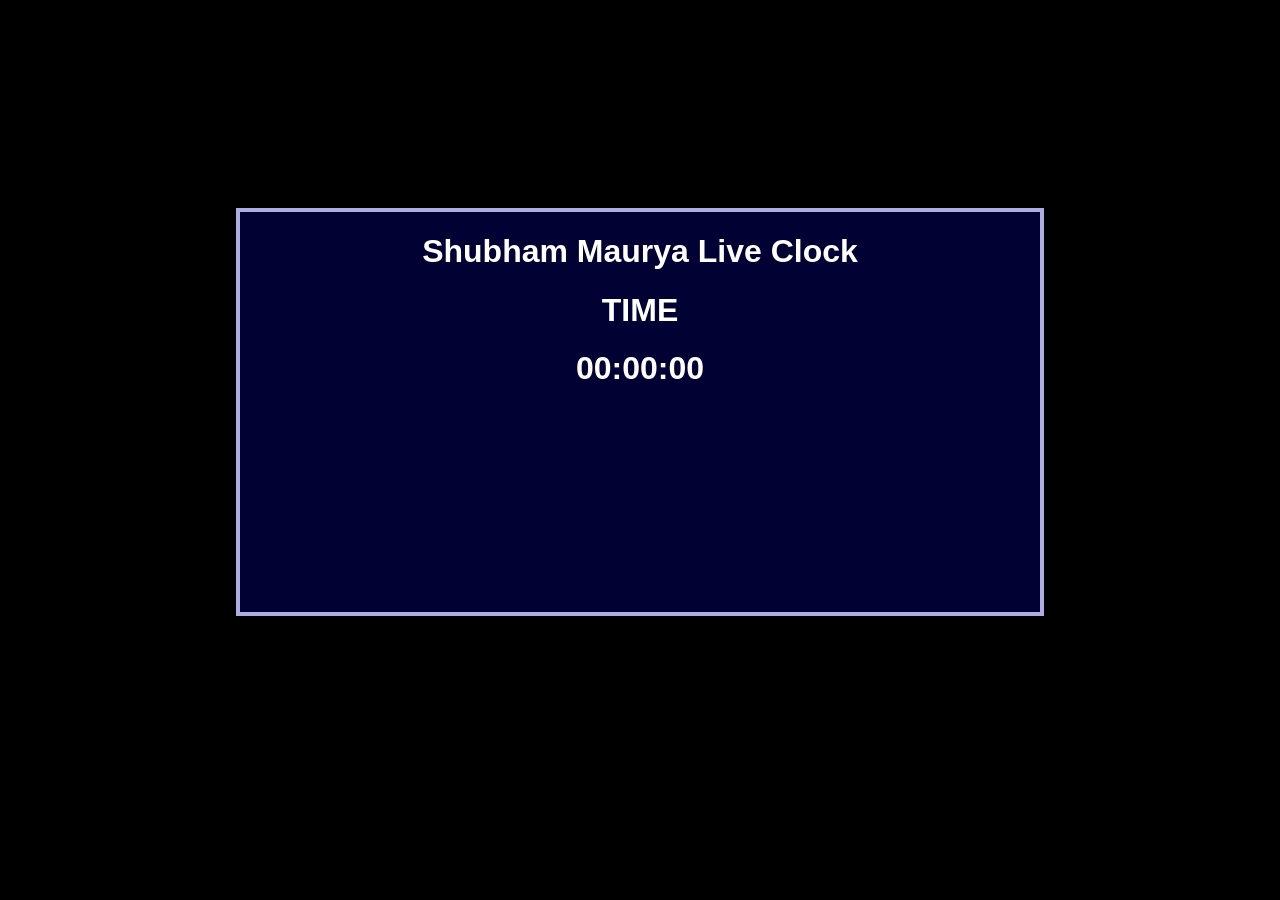
<file: digitalclocks/index.html>
<!DOCTYPE html>
<html lang="en">
<head>
    <meta charset="UTF-8">
    <meta name="viewport" content="width=device-width, initial-scale=1.0">
    <title>digital clock</title>
    <style>
        body{
           
            background-color: black;
            color:white;
            display:flex;
            align-items: center;
            justify-content: center;
        }
        h1{
            text-align: center;
            font-family: 'Lucida Sans', 'Lucida Sans Regular', 'Lucida Grande', 'Lucida Sans Unicode', Geneva, Verdana, sans-serif;

        }

         /* remove scrollbar  */
        body::-webkit-scrollbar{
            display: none;
        }
        .container{
            width: 800px;
            height:400px;
            margin:200px;
            border:4px rgb(173, 173, 226) solid;
            background-color: rgb(1, 1, 51);
            
        }
    </style>
</head>
<body>
    
    <div class="container">
        <h1>Shubham Maurya Live Clock</h1>
        <h1>TIME</h1>
        <h1  class="clock">00:00:00</h1>
    </div>









    <script src="scriptt.js"></script>
</body>
</html>
</file>
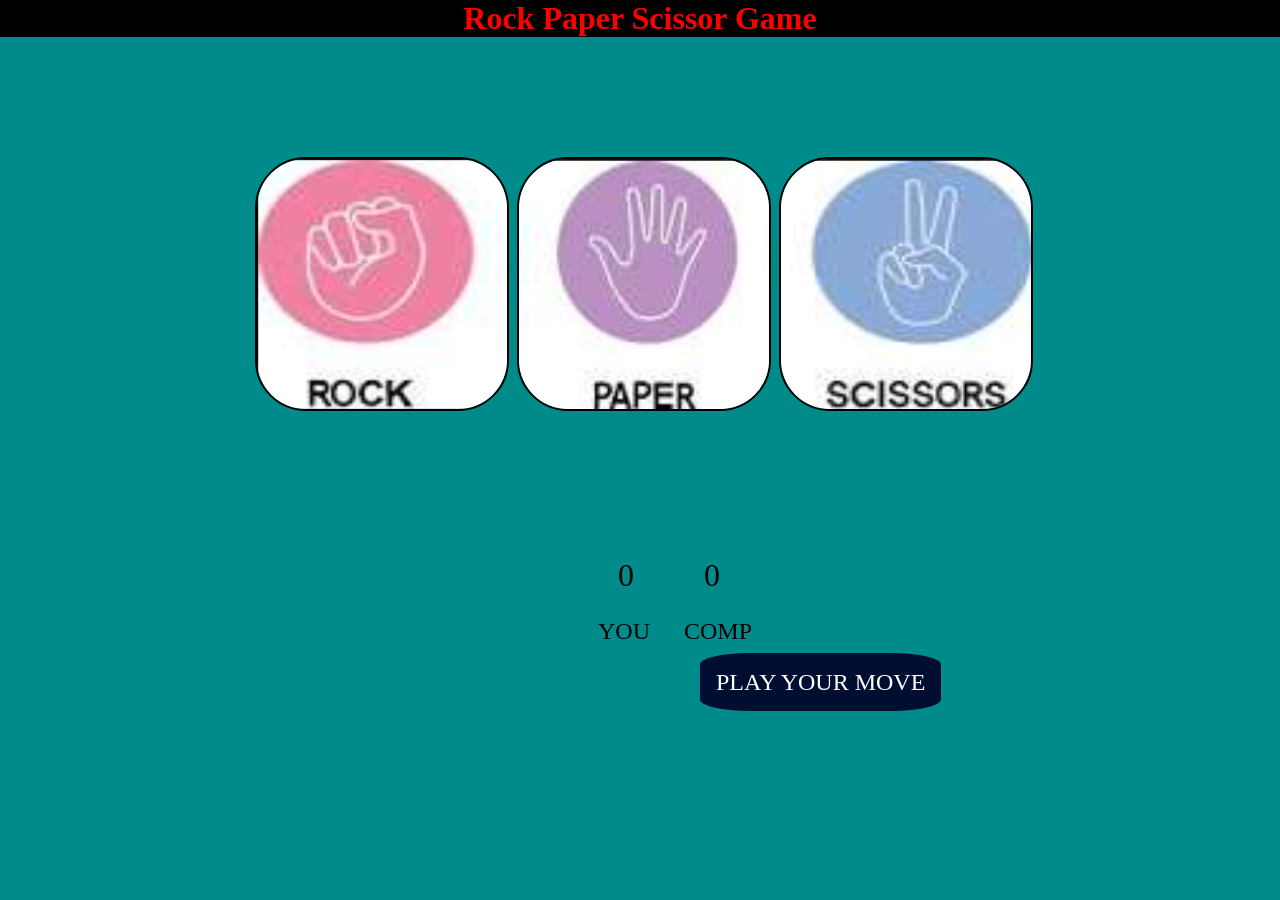
<file: rockpaper scissor/index.html>
<!DOCTYPE html>
<html lang="en">
<head>
    <meta charset="UTF-8">
    <meta name="viewport" content="width=device-width, initial-scale=1.0">
    <title>Rock Paper Scissor Game </title>
    <link rel="stylesheet" href="style.css">
</head>
<body>
    <h1>Rock Paper Scissor Game </h1>
  <div class="class">
   <div class="choice" id="rock"> <img src="Screenshot 2026-07-04 172628.png" alt=""></div>
     <div class="choice" id="paper"><img src="Screenshot 2026-07-04 172640.png" alt=""></div>
    <div class="choice"id="scissors" > <img src="Screenshot 2026-07-04 172646.png" alt=""></div>
</div>

<div class="score_board">
    <div class="score">
        <p id="user_score">0</p>
        <p>YOU</p>
    </div>
     <div class="score">
        <p id="comp_score">0</p>
        <p>COMP</p>
    </div>
</div>

<div class="msg_container">
    <p id="msg">PLAY YOUR MOVE</p>
</div>
    <Script src="script.js"></Script>
</body>
</html>
</file>
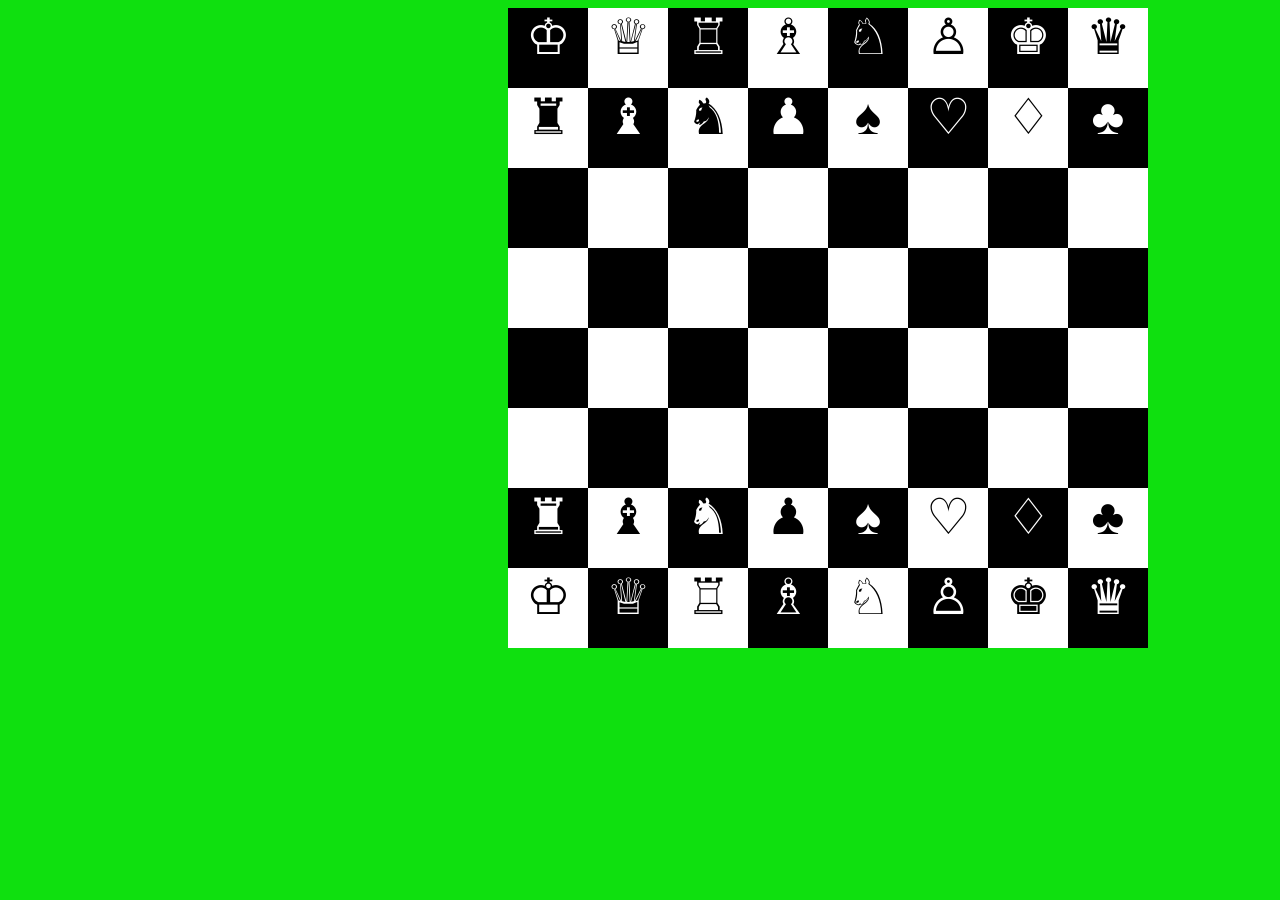
<file: chess/chess.html>
<!DOCTYPE html>
<html lang="en">
<head>
    <meta charset="UTF-8">
    <meta name="viewport" content="width=device-width, initial-scale=1.0">
    <title>Document</title>
    <link rel="stylesheet" href="chess.css">
</head>
<body style="background-color: rgb(15, 224, 15);">
<div class="chess">  
    <div class="box1">&#9812</div> 
    <div class="box2">&#9813</div>
    <div class="box1">&#9814</div>
    <div class="box2">&#9815</div>
    <div class="box1">&#9816</div>
    <div class="box2">&#9817</div>    
    <div class="box1">&#9818</div>
    <div class="box2">&#9819</div>


    <div class="box2">&#9820</div> 
    <div class="box1">&#9821</div> 
    <div class="box2">&#9822</div>
    <div class="box1">&#9823</div>
    <div class="box2">&#9824</div>
    <div class="box1">&#9825</div>
    <div class="box2">&#9826</div>    
    <div class="box1">&#9827</div>

    <div class="box1"></div> 
    <div class="box2"></div>
    <div class="box1"></div>
    <div class="box2"></div>
    <div class="box1"></div>
    <div class="box2"></div>    
    <div class="box1"></div>
    <div class="box2"></div>
    

    <div class="box2"></div> 
    <div class="box1"></div> 
    <div class="box2"></div>
    <div class="box1"></div>
    <div class="box2"></div>
    <div class="box1"></div>
    <div class="box2"></div>    
    <div class="box1"></div>

    <div class="box1"></div> 
    <div class="box2"></div>
    <div class="box1"></div>
    <div class="box2"></div>
    <div class="box1"></div>
    <div class="box2"></div>    
    <div class="box1"></div>
    <div class="box2"></div>

    
    <div class="box2"></div> 
    <div class="box1"></div> 
    <div class="box2"></div>
    <div class="box1"></div>
    <div class="box2"></div>
    <div class="box1"></div>
    <div class="box2"></div>    
    <div class="box1"></div>

    <div class="box1">&#9820</div> 
    <div class="box2">&#9821</div>
    <div class="box1">&#9822</div>
    <div class="box2">&#9823</div>
    <div class="box1">&#9824</div>
    <div class="box2">&#9825</div>    
    <div class="box1">&#9826</div>
    <div class="box2">&#9827</div>

    <div class="box2">&#9812</div> 
    <div class="box1">&#9813</div> 
    <div class="box2">&#9814</div>
    <div class="box1">&#9815</div>
    <div class="box2">&#9816</div>
    <div class="box1">&#9817</div>
    <div class="box2">&#9818</div>    
    <div class="box1">&#9819</div>

</div>
</body>
</html>
</file>
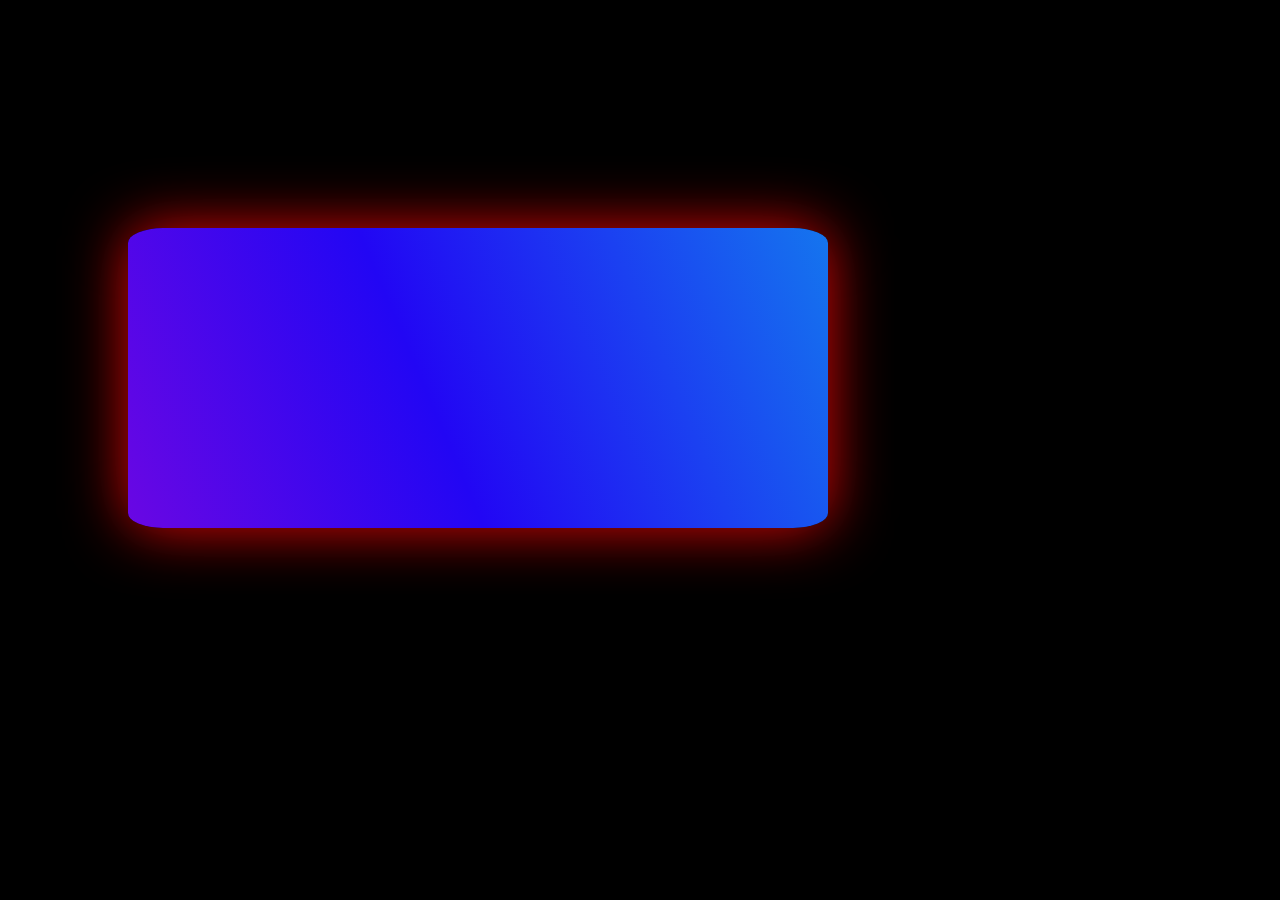
<file: coloranimation/animation.html>
<!DOCTYPE html>
<html lang="en">
<head>
    <meta charset="UTF-8">
    <meta name="viewport" content="width=device-width, initial-scale=1.0">
    <title>Document</title>
    <style>
        body{
            background-color:black;
            color:white;
            display:flex;
            align-items: center;
            justify-items: center;


        }
        .box{
                 width:700px;
                 height:300px;
                  border-radius: 5%;
                 margin-top: 220px;
                 margin-left: 120px;
                 align-items: center;
                 background:linear-gradient(67deg,rgb(234, 9, 197),rgb(34, 6, 244),rgb(6, 240, 232),yellow,orange,red);
                 box-shadow: 0 0 60px rgb(228, 6, 6);
                 background-size: 600% 600%;   /*  background size is necessary */
                 animation: shubham 2s infinite alternate;
        }     
        @keyframes shubham{
              0%{
                    background-position: 0% 50%;
             }
    
             50%{
                     background-position: 100% 50%;
                 }
             100%{
                     background-position: 0% 50%;
             }
   
        }
    </style>
</head>
<body>
    <div class="box">
        
    </div>
   
</body>
</html>
</file>
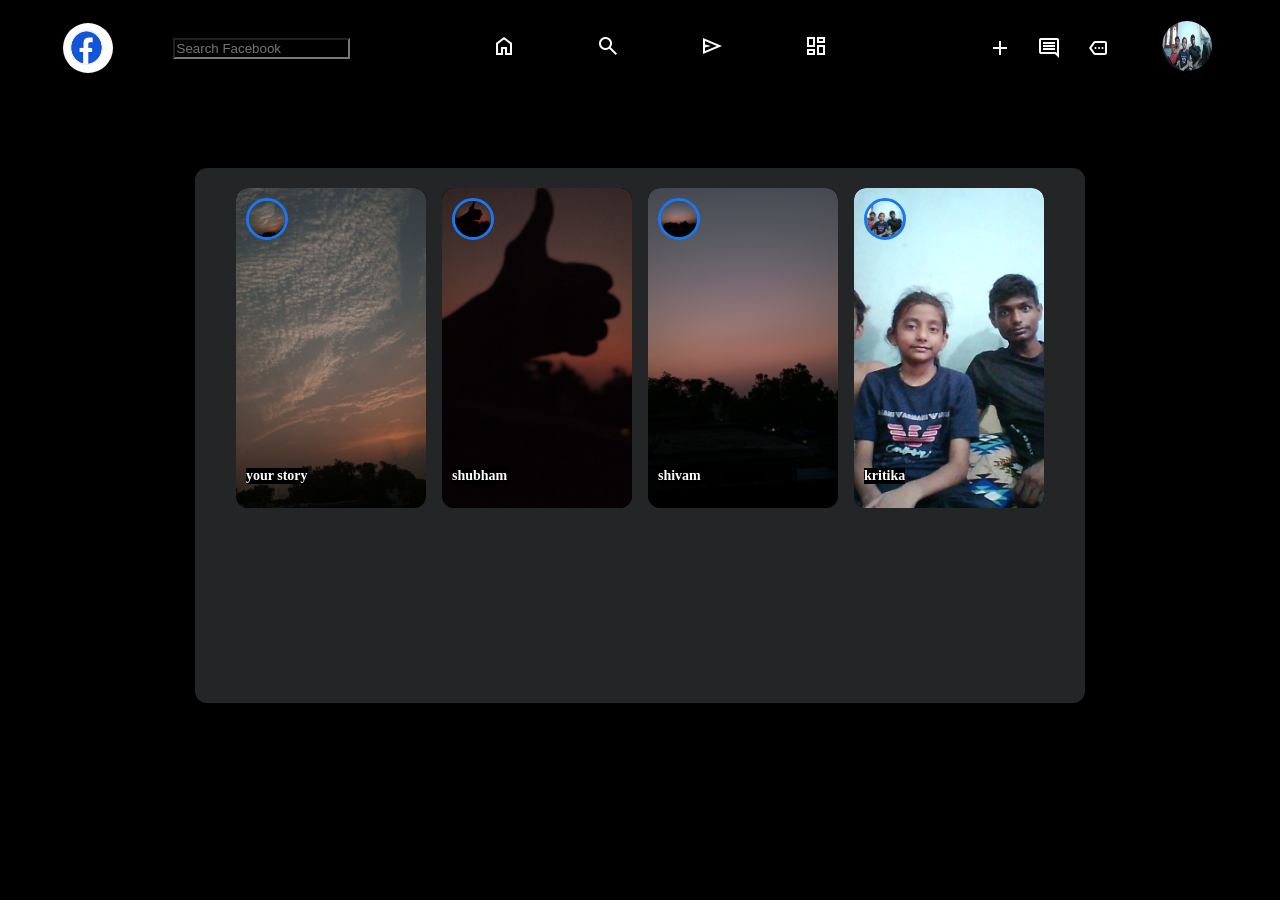
<file: FACEBOOKSTORYCLONE/facebookstory.html>
<!DOCTYPE html>
<html lang="en">
<head>
    <meta charset="UTF-8">
    <meta name="viewport" content="width=device-width, initial-scale=1.0">
    <title>facebook </title>
    <link rel="stylesheet" href="style.css">
     <link rel="stylesheet" href="https://fonts.googleapis.com/css2?family=Material+Symbols+Outlined:opsz,wght,FILL,GRAD@20..48,100..700,0..1,-50..200" />

</head>
<body>



    <div class="facebook">


        <div class="left">
            <div class="img">
                      <img height="50px" width="50px"  src="facebook.png" alt="">
            
                       <form>
                           <input type="text" placeholder="Search Facebook" required>
                       </form>
           </div>
        </div>


        <div class="middle">
                 <div class="items">
                          <span class="material-symbols-outlined">
                         home
                           </span>
                 </div>
                 <div class="items">
                    <span class="material-symbols-outlined">
                                   search
                          </span>
                 </div>
                 <div class="items">
                     <span class="material-symbols-outlined">
                        send
                    </span>
                 </div>
                 <div class="items">
                      <span class="material-symbols-outlined">
                        dashboard
                    </span>
                 </div>



                 
        </div>

        <div class="right">
                <div class="items">
                       <span class="material-symbols-outlined">
                        add
                    </span>      
                </div>
                <div class="items">
                      <span class="material-symbols-outlined">
                        comment
                    </span>  
                </div>
                <div class="items">
                         <span class="material-symbols-outlined">
                        more
                    </span>  
                </div>
                <div class="img">
                <img height="50px" width="50px" src="WIN_20260606_15_19_06_Pro.jpg" alt="">
                </div>
        </div>
    </div>

    <!-- story section -->
     <div class="storysection">
        <div class="storycontainer">
            <div class="story">
                <img   src="IMG_20260602_182728_624.jpg" alt="mainimage" class="story-main-img">
                <img   src="IMG_20260602_182728_624.jpg" alt="profileimage" class="story-profile">
                <p class="story-user">your story</p>
            </div>


            <div class="story">
                <img   src="IMG_20260614_191607_620.jpg" alt="mainimage" class="story-main-img">
                <img   src="IMG_20260614_191607_620.jpg" alt="profileimage" class="story-profile">
                <p class="story-user">shubham</p>
            </div>


            <div class="story">
                <img   src="IMG_20260614_191429_633.jpg" alt="mainimage" class="story-main-img">
                <img   src="IMG_20260614_191429_633.jpg" alt="profileimage" class="story-profile">
                <p class="story-user">shivam</p>
            </div>


            <div class="story">
                <img   src="WIN_20260606_15_19_06_Pro.jpg" alt="mainimage" class="story-main-img">
                <img   src="WIN_20260606_15_19_06_Pro.jpg" alt="profileimage" class="story-profile">
                <p class="story-user">kritika</p>
            </div>
            
        </div>


        

     </div>

<!-- <div class="main">
    <div class="img">
         <img height="250px" width="55%"  src="IMG_20260602_182728_624.jpg" alt="">
    </div>
    <div class="img">
         <img height="250px" width="55%" src="IMG_20260614_191607_620.jpg" alt="">
    </div>
    <div class="img">
         <img height="250px" width="55%" src="IMG_20260614_191429_633.jpg" alt="">
    </div>
    <div class="img">
         <img   height="250px" width="55%" src="IMG_20260614_191533_900.jpg" alt="">
    </div>
    <div class="img">
         <img height="250px" width="55%" src="WIN_20260606_15_19_06_Pro.jpg" alt="">
    </div>  
</div> -->




</body>
</html>
</file>
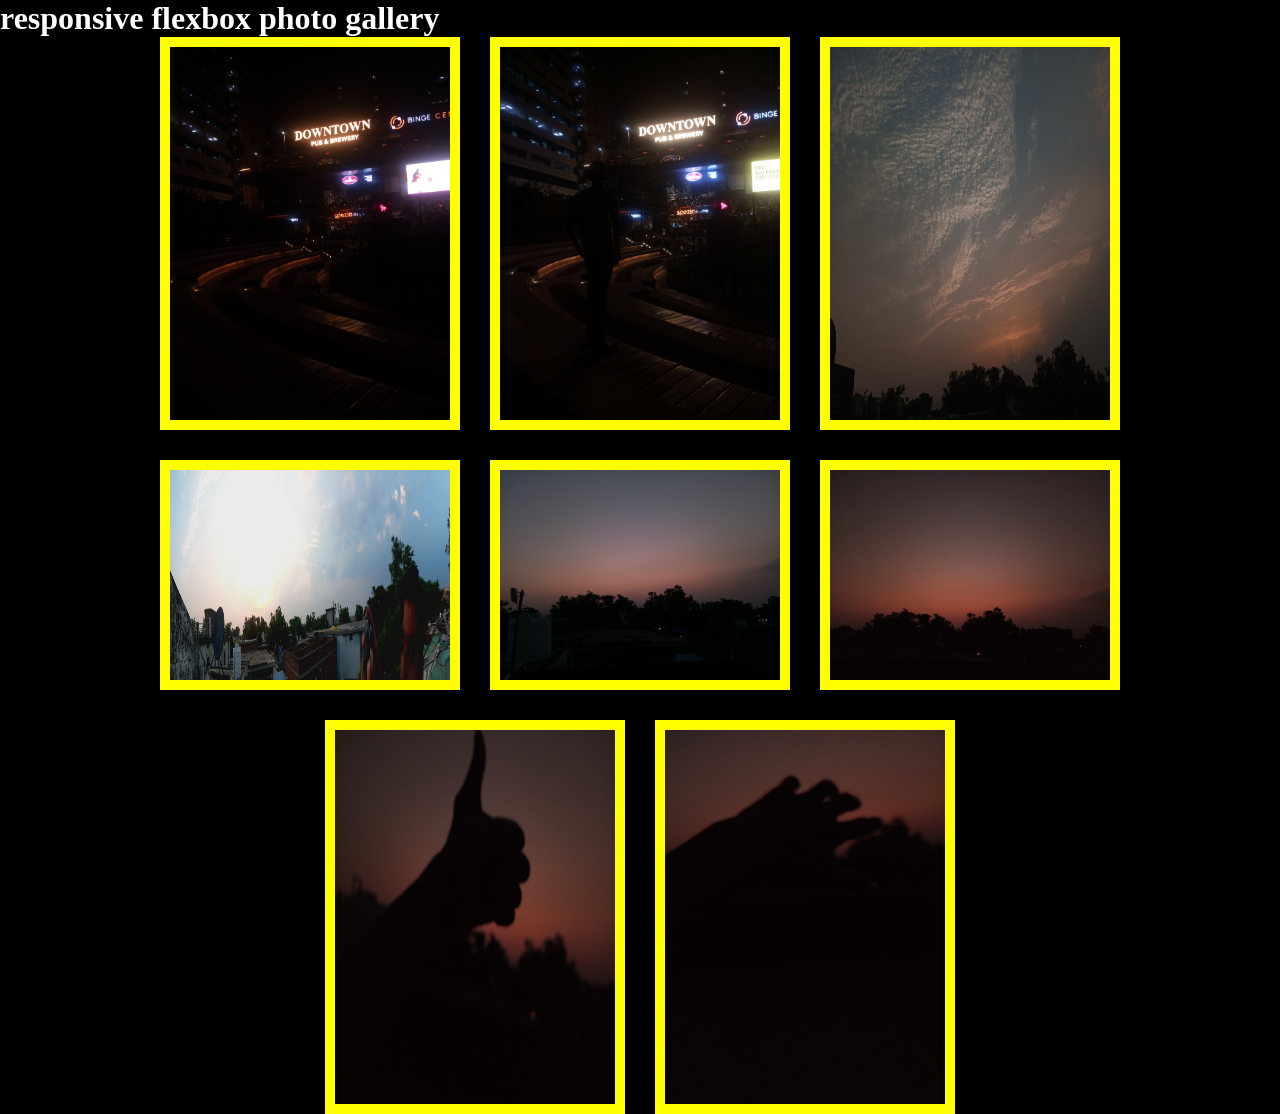
<file: flexboxphotogallery/flexbox.html>
<!DOCTYPE html>
<html lang="en">
<head>
    <meta charset="UTF-8">
    <meta name="viewport" content="width=device-width, initial-scale=1.0">
    <title>flexbox responsive gallery</title>
   
    <style>
        body{
            background-color:black;
            color:white;
        }
 
        .gallery{
            display: flex;
            flex-wrap:wrap;
            justify-content: center;
            gap:30px;
        }
        .gallery img{
            width:100%;
            max-width: 300px;
            height: auto;
            border: 10px solid yellow;
        }

        *{
            margin:0px;
            padding:0px;
            box-sizing:border-box;
        }
    </style>
</head>
<body>
    <h1>responsive flexbox photo gallery</h1>
    <div class="gallery">
        <img src="IMG_20260527_215856_935.jpg" alt="" >
        <img src="IMG_20260527_220006_442.jpg" alt="" >
        <img src="IMG_20260602_182728_624.jpg" alt="" >
        <img src="IMG_20260602_182827_8_Panorama.jpg" alt="" >
        <img src="IMG_20260614_191429_633.jpg" alt="" >
        <img src="IMG_20260614_191533_900.jpg" alt="" >
        <img src="IMG_20260614_191607_620.jpg" alt="" >
        <img src="IMG_20260614_191620_816.jpg" alt="" >
    </div>
</body>
</html>
</file>
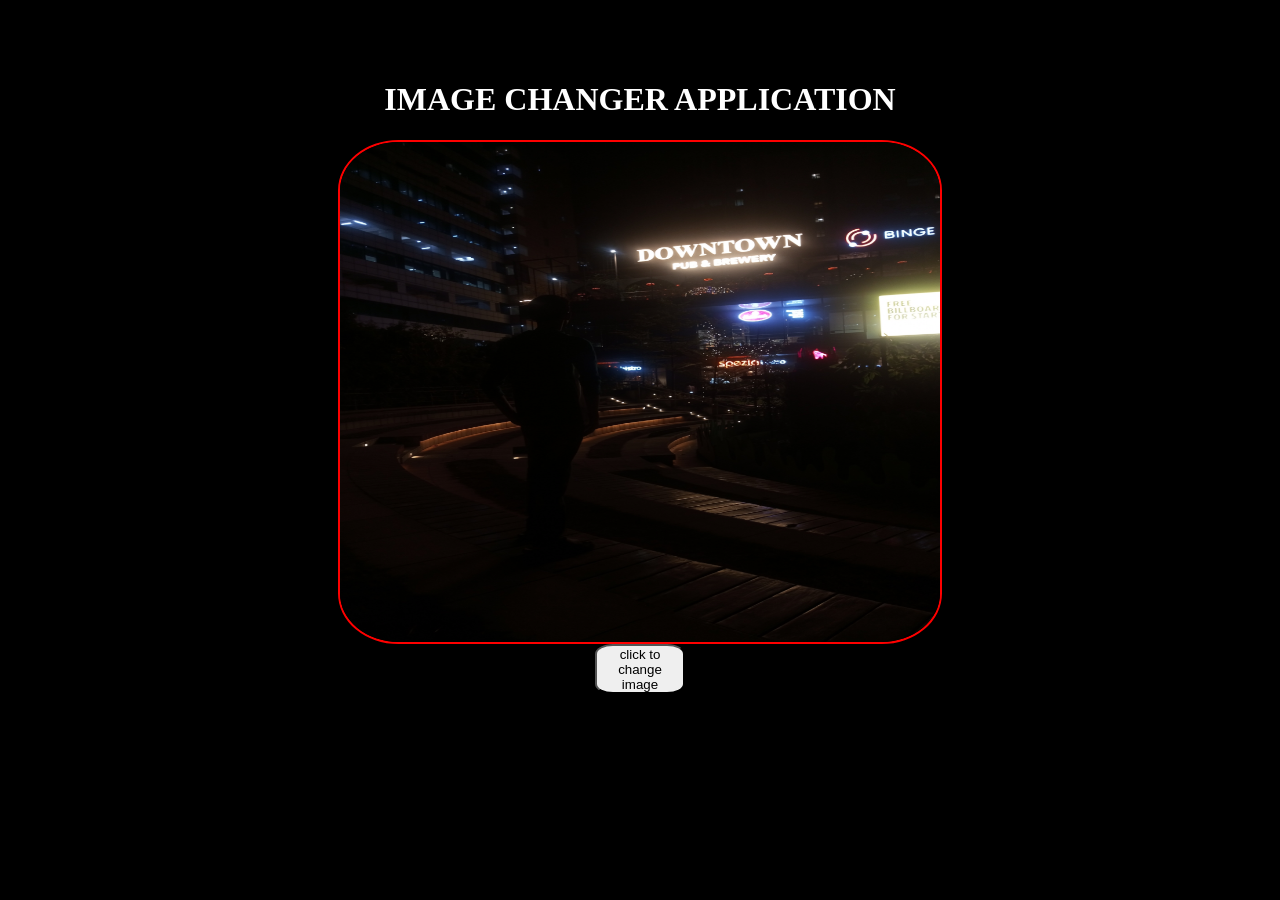
<file: imagechaangerapp/imagechangerapp.html>
<!DOCTYPE html>
<html lang="en">
<head>
    <meta charset="UTF-8">
    <meta name="viewport" content="width=device-width, initial-scale=1.0">
    <title>image changer app</title>
    <style>
        body{
            background-color: black;
            color:white;
        }
           img{
            width:600px;
            height:500px;
            border:2px solid red;
            border-radius: 10%;
           }
        .imgcontainer{
             
          
            display: flex;
            justify-content: center;
            align-items: center;
            flex-direction: column;
            padding: 40px;
            margin: 20px;
        }
        button{
            border-radius: 20%;
            height: 50px;
            width:90px;
            
        }
    </style>
</head>
<body>
   
    <div class="imgcontainer"> 
        <h1>IMAGE CHANGER APPLICATION</h1>
        <img src="IMG_20260527_220006_442.jpg"> 

    <button class="btn1"  >click to change image</button></div>


    <script>
  
   let img=document.querySelector('img');
   let h1=document.querySelector('h1');
   let prev_src=img.src;
   let prev_text=h1.text;
    
    img.addEventListener('mouseover',()=>{
    img.src='IMG_20260602_182728_624.jpg';
    h1.innerText="evening";
    img.style.border='2px solid red';

   })
     img.addEventListener('mouseleave',()=>{
    img.src='IMG_20260527_220006_442.jpg';
     h1.innerText="night"
    img.style.border='2px solid red';
     })

      
    </script>
</body>
</html>
</file>
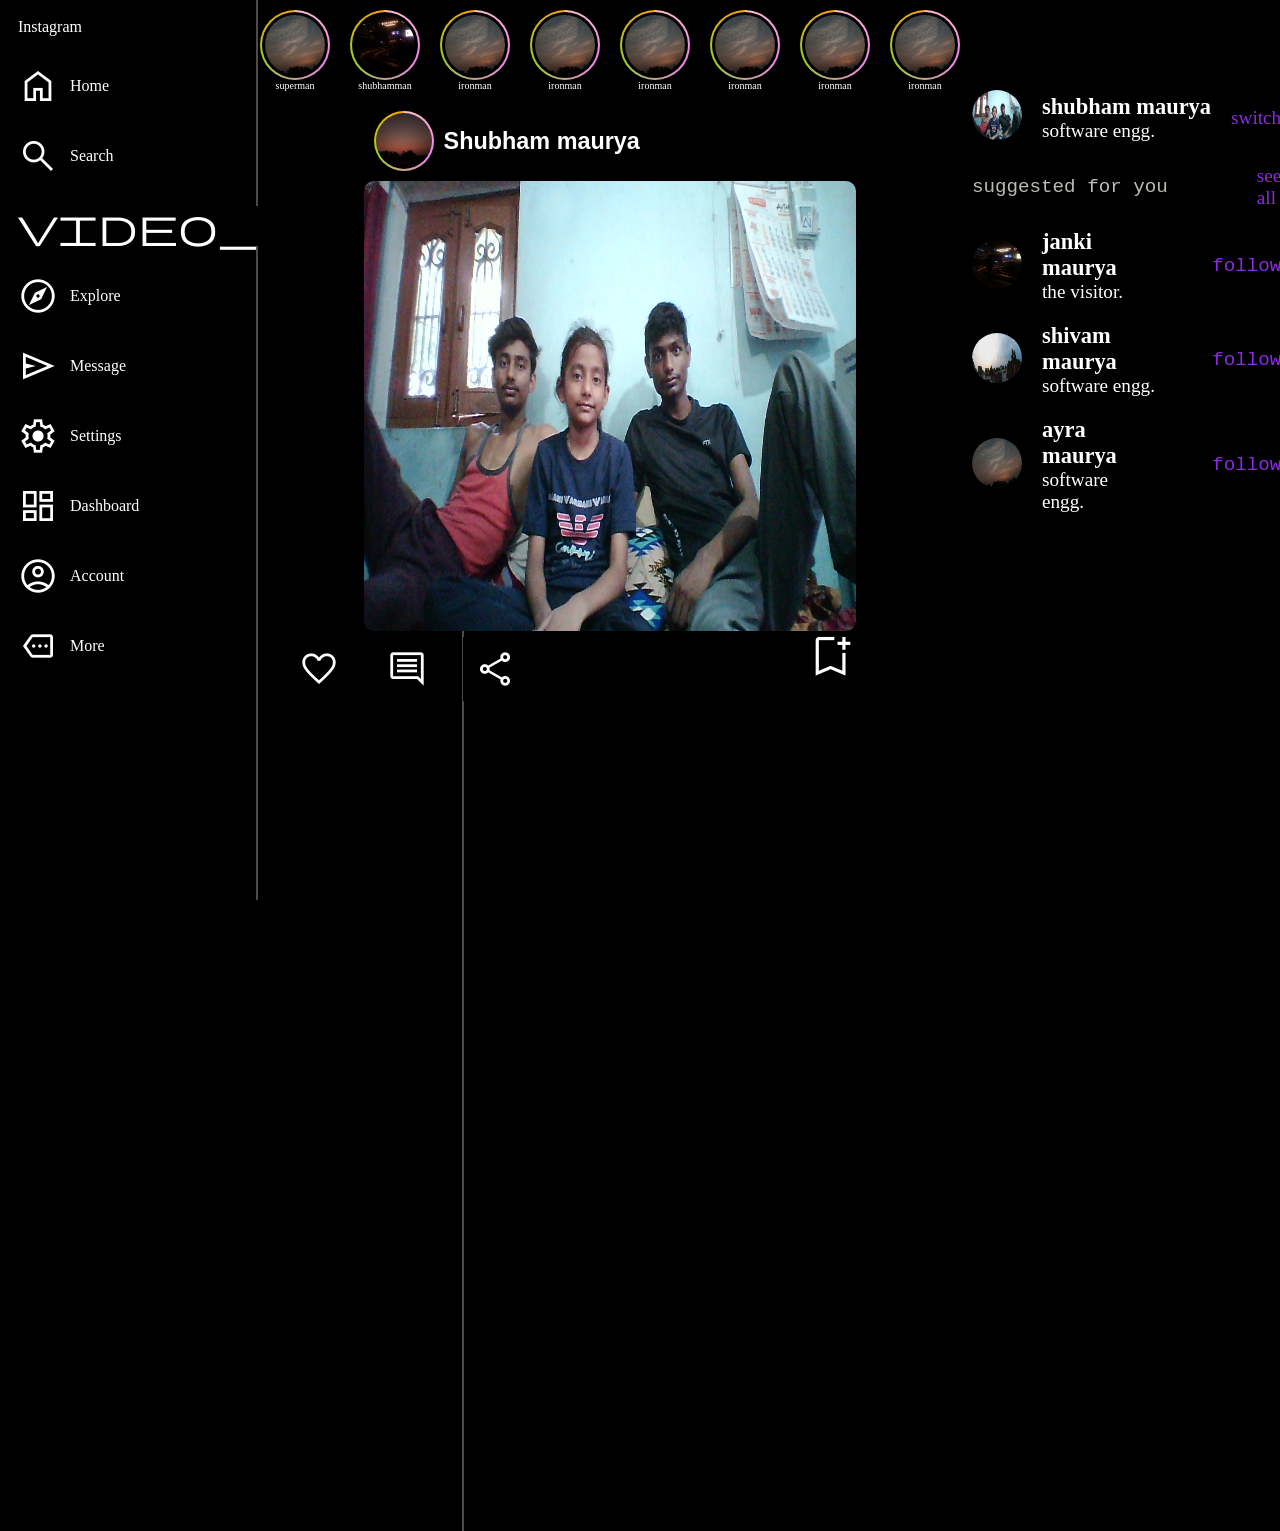
<file: instagramclone/instagramclone.html>
<!DOCTYPE html>
<html lang="en">
<head>
    <meta charset="UTF-8">
    <meta name="viewport" content="width=device-width, initial-scale=1.0">
    <title>instagram clone </title>
    <link rel="stylesheet" href="style.css">
  <link rel="stylesheet" href="https://fonts.googleapis.com/css2?family=Material+Symbols+Outlined:opsz,wght,FILL,GRAD@20..48,100..700,0..1,-50..200" />
      

   <link rel="shortcut icon" href="[data-uri]" type="image/x-icon">


</head>
<body>

<div class="instagram">


   <!-- left section -->
    <div class="left">
                <div class="items">
                    <div  id="cur">Instagram</div>
                </div>
                <div class="items">
                           <span class="material-symbols-outlined">
                         home
                           </span>Home
                </div>
                <div class="items">
                          <span class="material-symbols-outlined">
                                   search
                          </span>Search
                </div>

                <div class="items">
                    <span class="material-symbols-outlined">
                        video_template
                    </span>reels
                </div>
                
                <div class="items">
                         <span class="material-symbols-outlined">
                                explore
                        </span>Explore
                </div>
                
                <div class="items">
                    <span class="material-symbols-outlined">
                        send
                    </span>Message
                </div>
                
                <div class="items">
                    <span class="material-symbols-outlined">
                        settings
                    </span>Settings
                </div>
                
                <div class="items">
                    <span class="material-symbols-outlined">
                        dashboard
                    </span>Dashboard
                </div>
                
                <div class="items">
                    <span class="material-symbols-outlined">
                                account_circle
                        </span>Account
                </div>
               
                <div class="items">
                    <span class="material-symbols-outlined">
                       more
                    </span>More
                </div>
                
    </div>
  

    <!-- mid section -->
    <div class="post">
          
        <div class="story">
               
                <div class="items">
                        <div class="profile">
                            <div class="image">
                                <img height="100px" width="100px"   src="IMG_20260602_182728_624.jpg" alt="">
                            </div>
                            <p>superman</p>
                        </div>
                </div>
    
                <div class="items">
                        <div class="profile">
                            <div class="image">
                                <img height="100px" width="100px"   src="IMG_20260527_215856_935.jpg" alt="">
                            </div>
                            <p>shubhamman</p>
                        </div>
                </div>
    
                <div class="items">
                        <div class="profile">
                            <div class="image">
                                <img height="100px" width="100px"   src="IMG_20260602_182728_624.jpg" alt="">
                            </div>
                            <p>ironman</p>
                        </div>
                </div>
                <div class="items">
                        <div class="profile">
                            <div class="image">
                                <img height="100px" width="100px"   src="IMG_20260602_182728_624.jpg" alt="">
                            </div>
                            <p>ironman</p>
                        </div>
                </div>  
                <div class="items">
                        <div class="profile">
                            <div class="image">
                                <img height="100px" width="100px"   src="IMG_20260602_182728_624.jpg" alt="">
                            </div>
                            <p>ironman</p>
                        </div>
                </div>
                <div class="items">
                        <div class="profile">
                            <div class="image">
                                <img height="100px" width="100px"   src="IMG_20260602_182728_624.jpg" alt="">
                            </div>
                            <p>ironman</p>
                        </div>
                </div>
    
    
                <div class="items">
                        <div class="profile">
                            <div class="image">
                                <img height="100px" width="100px"   src="IMG_20260602_182728_624.jpg" alt="">
                            </div>
                            <p>ironman</p>
                        </div>
                </div>
    
                <div class="items">
                        <div class="profile">
                            <div class="image">
                                <img height="100px" width="100px"   src="IMG_20260602_182728_624.jpg" alt="">
                            </div>
                            <p>ironman</p>
                        </div>
                  </div>
        </div>
          

        <div class="mainpost">
                <div class="profile">
                            <img  height="100px" width="100px"  src="IMG_20260614_191533_900.jpg" alt="">
                            <h3>Shubham maurya</h3>
                </div>
                <div class="img">
                            <img height="500px" width="800px" src="WIN_20260606_15_19_06_Pro.jpg" alt="">
                </div>
                <div class="engagement">
                    <div class="left">
                      <div class="items">
                                <span class="material-symbols-outlined">
                                            favorite
                                </span>
                      </div>
                      <div class="items">
                                <span class="material-symbols-outlined">
                                    comment
                                </span>
                       </div>
                       <div class="items">
                        <span class="material-symbols-outlined">
                                  share
                        </span>
                      </div>
                    </div>

                    <div class="right">
                       <div class="items">
                          <span class="material-symbols-outlined">
                            bookmark_add
                          </span>
                        </div>
                    </div>
                </div>
        </div>
    </div>

    
    <!-- right section -->
<div class="suggestionsec">
   <div class="suggestion m">
            <div class="profile">
                <div class="img">
                     <img height="50px" width="50px" src="WIN_20260606_15_19_06_Pro.jpg" alt="">
                </div>
                 <div class="text">
                    <h3>shubham maurya</h3>
                    <p>software engg.</p>
                </div>
                <div class="follow">
                    switch
                </div>
            </div>
   </div>
   <div class="suggestion">
            <div class="profile">
                <pre>suggested for you      </pre>
                <div class="follow see">
                   see all
                </div>
            </div>
   </div>

 

   <div class="suggestion">
            <div class="profile">
                <div class="img">
                     <img height="50px" width="50px" src="IMG_20260527_220006_442.jpg" alt="">
                </div>
                 <div class="text">
                    <h3>janki maurya</h3>
                    <p>the visitor.</p>
                </div>
                <div class="follow">
                    <pre class="red">     follow</pre>
                </div>
            </div>
   </div>
   <div class="suggestion ">
            <div class="profile">
                <div class="img">
                     <img height="50px" width="50px" src="IMG_20260602_182827_8_Panorama.jpg" alt="">
                </div>
                 <div class="text">
                    <h3>shivam maurya</h3>
                    <p>software engg.</p>
                </div>
                <div class="follow">
                  <pre class="red">   follow</pre>
                </div>
            </div>
    </div>
       <div class="suggestion">
            <div class="profile">
                <div class="img">
                     <img height="50px" width="50px" src="IMG_20260602_182728_624.jpg" alt="">
                </div>
                 <div class="text">
                    <h3>ayra maurya</h3>
                    <p>software engg.</p>
                </div>
                <div class="follow">
                  <pre class="red">      follow</pre>
                </div>
             </div>
        </div>
   </div>

    </div>
</body>
</html>
</file>
<file: rockpaper scissor/style.css>
body{
    background-color: darkcyan;
    margin: 0px;
    padding:0px;
}
h1{
    background-color: black;
    font-family:Georgia, 'Times New Roman', Times, serif;
    color:red;
    text-align: center;
    margin: 0px;
    padding:0px;
    font-size:xx-large;
}


.class{
    display: flex;
    margin:120px;
    align-items: center;
    justify-content: center;
    padding-bottom: 2px;
}
 
.class .choice{
    padding-left: 8px;
    padding-bottom: 0px;
}


img:hover{
    cursor:pointer;
    opacity: 0.7;
    background-color: black;
    border:6px solid black;
}
img {
    width:250px;
    height:250px;
    border-radius: 20%;
    border:2px solid black;
   box-shadow: inset;
    align-items: center;
    justify-content: center;
}

.score_board{
    padding-left: 20px;
       margin-left: 20px;
       margin-top: 30px;
      font-size: xx-large;
      display: flex;
      align-items: center;
      justify-content: center;
     
}
.score_board .score{
    margin-left:30px;
     align-items: center;
     justify-content: center;
    font-size: x-large;
}
#user_score{
    margin:20px;
    font-size: xx-large;
}
#comp_score{
  margin:20px;
      font-size: xx-large;
}
.msg_container{
    padding-left: 300px;
       margin-left: 400px;
      font-size: x-large;
      align-items: center;
      justify-content: center;
}
#msg{
  align-items: center;   
  background-color: rgb(1, 14, 50); 
  color:white;
  display:inline;
  padding:1rem;
  border-radius: 20%;
}
</file>
<file: chess/chess.css>
.chess{
    background-color: white;
    height: 640px;
    width: 640px;
    margin-left: 500px;
    
}

.box1{
    height: 80px;
    width: 80px;
    background-color:black;
    float: left;
    color:white;
    text-align: center;
    font-size: 50px;
}

.box2{
    height: 80px;
    width: 80px;
    background-color:white;
    float:left;
    color:black;
    text-align: center;
        font-size: 50px;
}
</file>
<file: FACEBOOKSTORYCLONE/style.css>
*{
    background-color: black;
    color:white;
}


.facebook{
    display: flex;
}


.facebook .left{
    width:25%;
    height:40px;
    background-color: black;
    margin:20px;
    display: flex;
    justify-content: center;
    align-items: center;
}
.facebook .left .img{
    display: flex;
    justify-content: center;
    align-items: center;
    gap:20px;
}

.facebook .left .img img{
    border-radius: 50%;
    margin:20px;
    padding:20px;
}

.facebook .middle{
    width:50%;
    height:40px;
    background-color: black; 
    cursor: pointer;
    transition:background 0.2s;
    display: flex;
    justify-content: center;
    align-items: center;
    gap:80px;
    margin: 20px;
   
}

.facebook .right{
    width:25%;
    height:40px;
    background-color: black;
    display: flex;
    justify-content: center;
    align-items: center;
    margin: 20px;
}

.facebook .right .items{
    width:50%;
    height:40px;
    background-color: black; 
    display: flex;
    justify-content: center;
    align-items: center;
    gap:80px;
    margin: 10px;
   
}


.facebook .right .img img{
    border-radius: 50%;
        margin:20px;
    padding:20px;
}


.storysection .storycontainer{
    margin:auto;
    margin-top: 5rem;
    display: flex;
    gap:16px;
    padding:20px;
    background-color: #242526;
    border-radius: 12px;
    max-width: 850px;
    width: 100%;
    height:55vh;
    justify-content:center;
}

.storysection .storycontainer .story{
    width:190px;
    height:320px;
    border-radius: 12px;
    overflow:hidden;
    position:relative;
    cursor: pointer;
    transition: transform 0.3 ease;

}

.story:hover{
    transform: scale(1.03);
}

.story-main-img{
    width:100%;
    height:100%;
    object-fit: cover;
    border-radius: 12px;
    display:block;
}


.story-profile{
    position:absolute;
    top:10px;
    left:10px;
    width: 36px;
    height: 36px;
    border-radius: 50px;
    border:3px solid #1877f2;
    object-fit: cover;

}
.story-user{
    position: absolute;
    left:10px;
    bottom:10px;
    color:white;
    font-weight: 600;
    font-size: 14px;
}
</file>
<file: instagramclone/style.css>
*{
    background-color:black;
    color:white;
    margin:0px;
    padding:0px;
}

.instagram{
    height:100bh;
    width:100%;
    display:flex;
}

.left{
    width: 20%;
    height: 100vh;
    border-right: 2px solid #504949;
}
.left .items{
    display: flex;
    text-align: center;
    font-size: 16px;
   align-items: center;
    padding: 12px;
    margin: 6px;
}
.left .items .material-symbols-outlined{
  margin-right: 12px;
  font-size: 40px;
}
#cur{
    font-family: cursive;
}




.post{
    width:55%;
    height:100vh;
}

.post .story{
    display:flex;
    justify-content:center;
    align-items: center;
}
.post  .story  .items{
    display:flex;
    justify-content: center;
    align-items: center;
    margin:10px;
    font-size:10px;
    font-weight: 200px;
}
.post .story .items .profile{
     display:flex;
    justify-content: center;
    align-items: center;
    flex-direction: column;
}
.post .story .items .profile .image{
    border-radius: 50%;
    background-image:conic-gradient(pink,violet,yellowgreen,orange);
    display: inline-block;
    padding:2px;
}
.post .story .items .profile .image img{
    height:60px;
    width:60px;
    border-radius: 50%;
    object-fit: cover;
    display: block;
    padding: 3px;
}


.post .mainpost{
    height:75vh;
    width:70%;
    margin: auto;
    justify-content:center;
}


.post .mainpost .profile{
    display: flex;
    margin:10px;
    justify-content: flex-start;
     align-items: center; /* horizontal center */
     gap:10px;   /*  vertically center */
    font:20px center white;  
    font-family: sans-serif;
}

.post .mainpost .profile img{
    height:60px;
    width:60px;
   border-radius: 50%;
    background-image: conic-gradient(pink,violet,yellowgreen,orange);
    object-fit: cover;
    display: inline-block;
    box-sizing: border-box;
    padding: 2px;
 
}

.post .mainpost .img{
    display: flex;
    justify-content: center;
    align-items: center;
}


.post .mainpost .img img{
    height: 450px;
    width:100%;
    border-radius: 10px;
}

.post .mainpost .engagement{
    display:flex;
    justify-content: space-between;
}
.post .mainpost .engagement .left{
    display: flex;
     justify-content:center;
     align-items: baseline;
}

.post .mainpost .engagement .right{
    display: flex;
      justify-content:center;
     align-items: baseline;
   
}
.post .mainpost .engagement .right .material-symbols-outlined{
   font-size: 3.2rem;
   align-items: center;
   gap:20px;
}

.suggestionsec{
    width:35%;
    height:auto;
    background-color: black;
}

.suggestionsec .suggestion{
    display: flex;
    justify-content: space-between;
    align-items: center;
    padding:10px;
    font-size:1.2rem;
}
.suggestionsec .suggestion .profile{
    display:flex;
    justify-content: center;
    align-items: center;
    gap: 20px;
}

.suggestionsec .suggestion .profile .img img{
  border-radius: 50%;
}

.suggestionsec .suggestion .profile .follow{
    color:blueviolet;
    align-items: end;
}

.m{
    margin-top: 80px;
}

.suggestionsec .suggestion .profile pre{
    color: #bcbcb7;
    size: 10px;

}
.suggestionsec .suggestion .see{
    color:white;
}

.suggestionsec .suggestion .profile .red{
    color:blueviolet;
}
</file>
